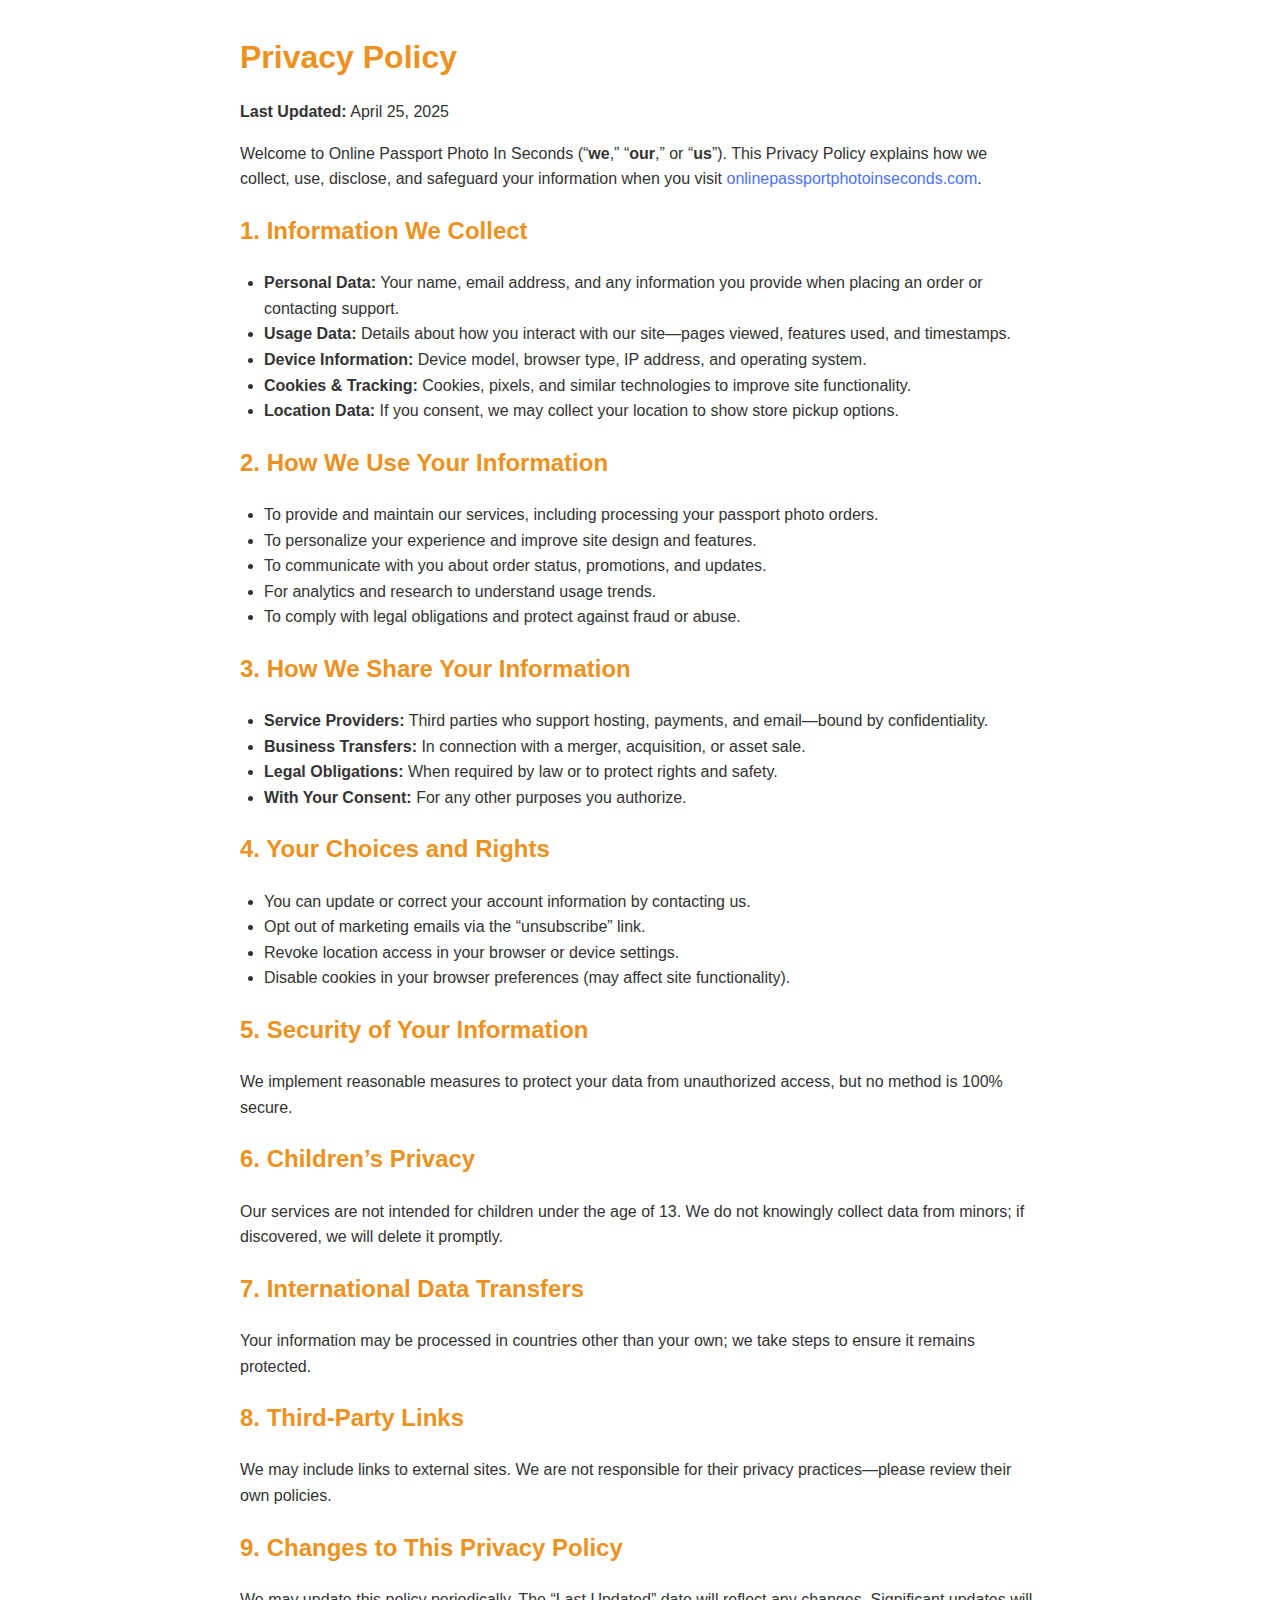
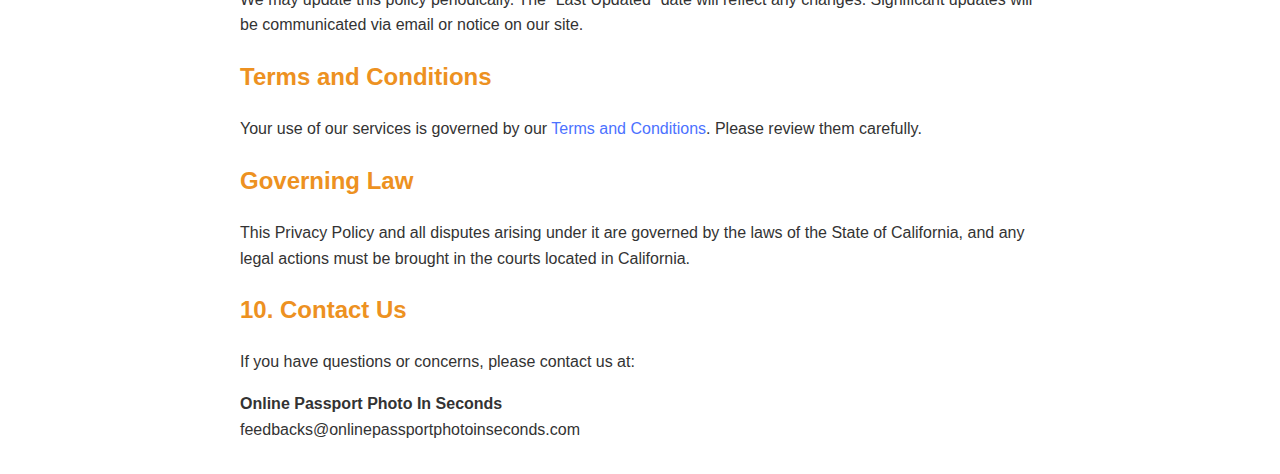
<file: privacy-policy.html>
<!DOCTYPE html>
<html lang="en">
<head>
  <meta charset="UTF-8" />
  <meta name="viewport" content="width=device-width, initial-scale=1.0"/>
  <title>Privacy Policy – OnlinePassportPhotoInSeconds.com</title>
  <style>
    body { font-family: Arial, sans-serif; line-height: 1.6; margin: 0; padding: 0; color: #333; }
    .container { max-width: 800px; margin: 2rem auto; padding: 0 1rem; }
    h1, h2 { color: #ED9121; }
    h1 { margin-bottom: 0.5rem; }
    p, ul { margin-bottom: 1rem; }
    ul { padding-left: 1.5rem; }
    a { color: #4C72FF; text-decoration: none; }
    a:hover { text-decoration: underline; }
  </style>
</head>
<body>
  <div class="container">
    <h1>Privacy Policy</h1>
    <p><strong>Last Updated:</strong> April 25, 2025</p>

    <p>Welcome to Online Passport Photo In Seconds (“<strong>we</strong>,” “<strong>our</strong>,” or “<strong>us</strong>”). This Privacy Policy explains how we collect, use, disclose, and safeguard your information when you visit <a href="https://onlinepassportphotoinseconds.com">onlinepassportphotoinseconds.com</a>.</p>

    <h2>1. Information We Collect</h2>
    <ul>
      <li><strong>Personal Data:</strong> Your name, email address, and any information you provide when placing an order or contacting support.</li>
      <li><strong>Usage Data:</strong> Details about how you interact with our site—pages viewed, features used, and timestamps.</li>
      <li><strong>Device Information:</strong> Device model, browser type, IP address, and operating system.</li>
      <li><strong>Cookies &amp; Tracking:</strong> Cookies, pixels, and similar technologies to improve site functionality.</li>
      <li><strong>Location Data:</strong> If you consent, we may collect your location to show store pickup options.</li>
    </ul>

    <h2>2. How We Use Your Information</h2>
    <ul>
      <li>To provide and maintain our services, including processing your passport photo orders.</li>
      <li>To personalize your experience and improve site design and features.</li>
      <li>To communicate with you about order status, promotions, and updates.</li>
      <li>For analytics and research to understand usage trends.</li>
      <li>To comply with legal obligations and protect against fraud or abuse.</li>
    </ul>

    <h2>3. How We Share Your Information</h2>
    <ul>
      <li><strong>Service Providers:</strong> Third parties who support hosting, payments, and email—bound by confidentiality.</li>
      <li><strong>Business Transfers:</strong> In connection with a merger, acquisition, or asset sale.</li>
      <li><strong>Legal Obligations:</strong> When required by law or to protect rights and safety.</li>
      <li><strong>With Your Consent:</strong> For any other purposes you authorize.</li>
    </ul>

    <h2>4. Your Choices and Rights</h2>
    <ul>
      <li>You can update or correct your account information by contacting us.</li>
      <li>Opt out of marketing emails via the “unsubscribe” link.</li>
      <li>Revoke location access in your browser or device settings.</li>
      <li>Disable cookies in your browser preferences (may affect site functionality).</li>
    </ul>

    <h2>5. Security of Your Information</h2>
    <p>We implement reasonable measures to protect your data from unauthorized access, but no method is 100% secure.</p>

    <h2>6. Children’s Privacy</h2>
    <p>Our services are not intended for children under the age of 13. We do not knowingly collect data from minors; if discovered, we will delete it promptly.</p>

    <h2>7. International Data Transfers</h2>
    <p>Your information may be processed in countries other than your own; we take steps to ensure it remains protected.</p>

    <h2>8. Third-Party Links</h2>
    <p>We may include links to external sites. We are not responsible for their privacy practices—please review their own policies.</p>

    <h2>9. Changes to This Privacy Policy</h2>
    <p>We may update this policy periodically. The “Last Updated” date will reflect any changes. Significant updates will be communicated via email or notice on our site.</p>

    <h2>Terms and Conditions</h2>
    <p>Your use of our services is governed by our <a href="/terms-and-conditions">Terms and Conditions</a>. Please review them carefully.</p>

    <h2>Governing Law</h2>
    <p>This Privacy Policy and all disputes arising under it are governed by the laws of the State of California, and any legal actions must be brought in the courts located in California.</p>


    <h2>10. Contact Us</h2>
    <p>If you have questions or concerns, please contact us at:</p>
    <p><strong>Online Passport Photo In Seconds</strong><br/>
       feedbacks@onlinepassportphotoinseconds.com</p>
  </div>
</body>
</html>
</file>
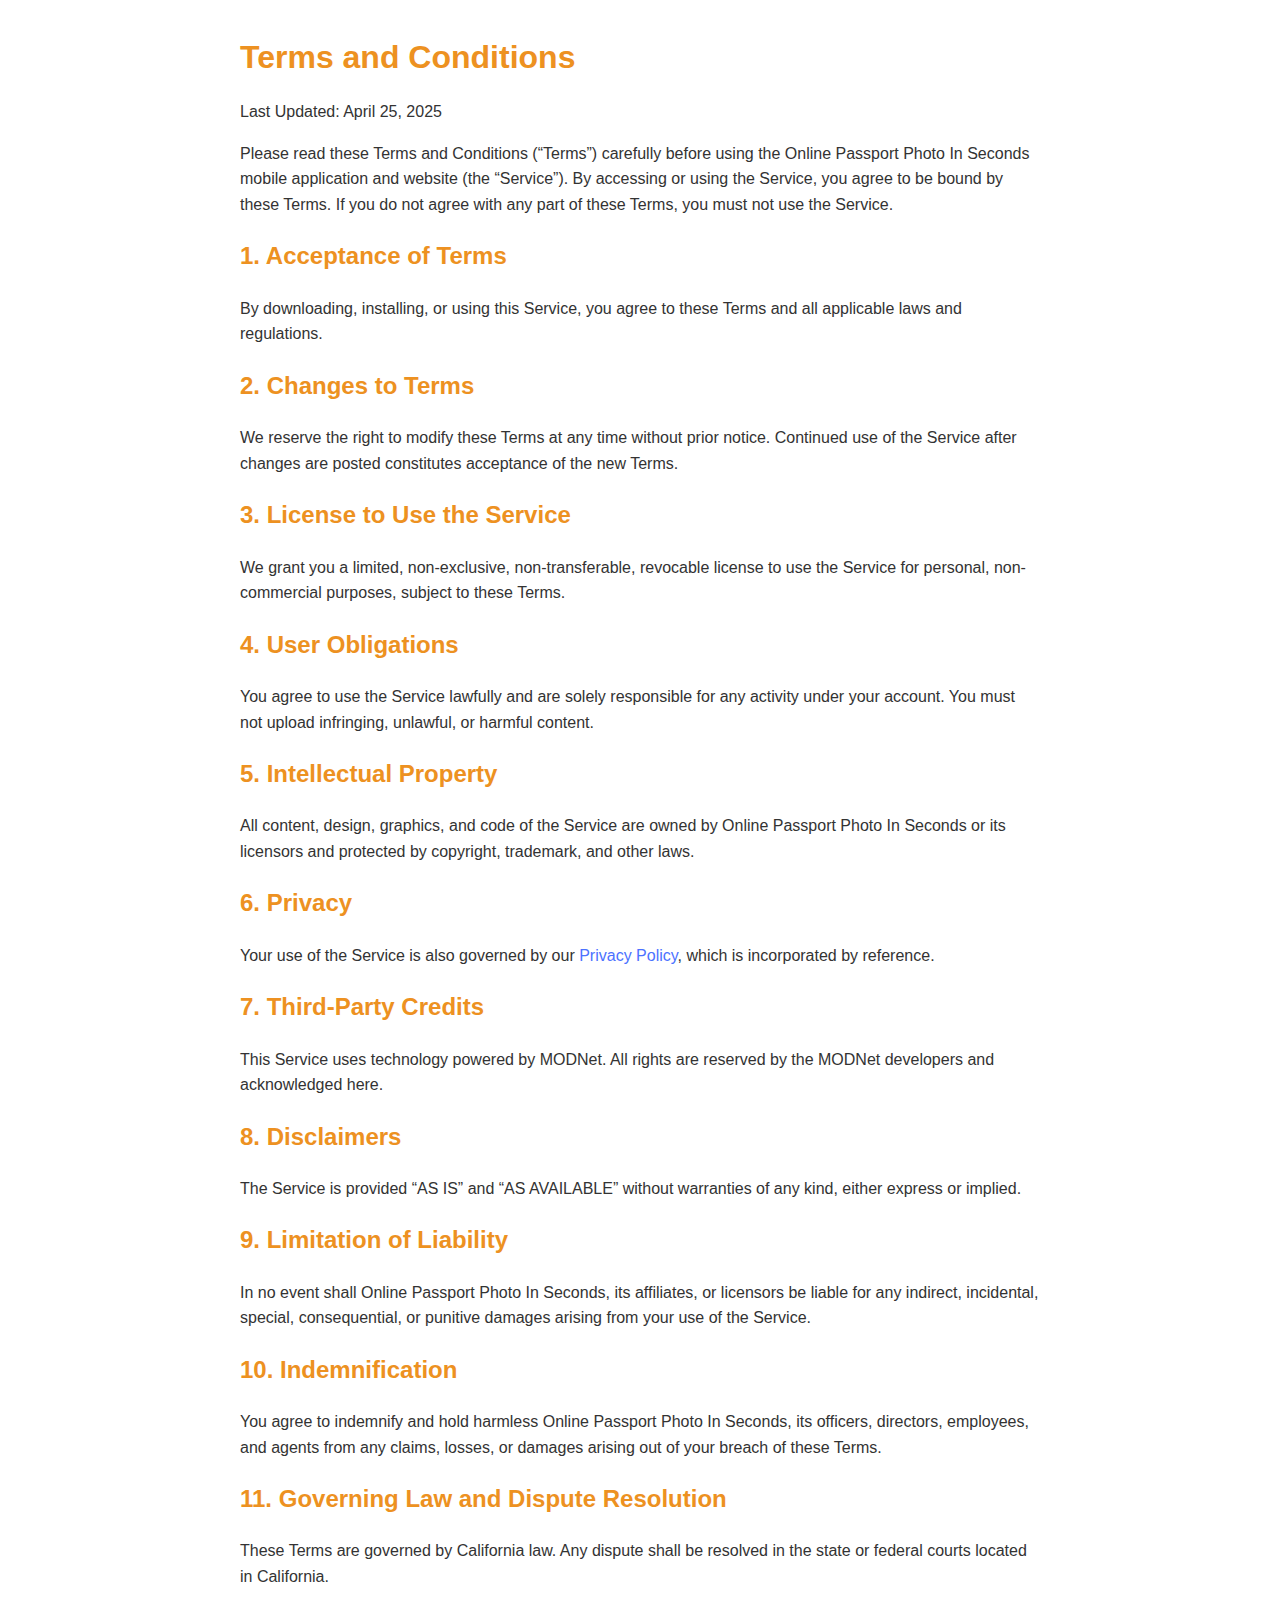
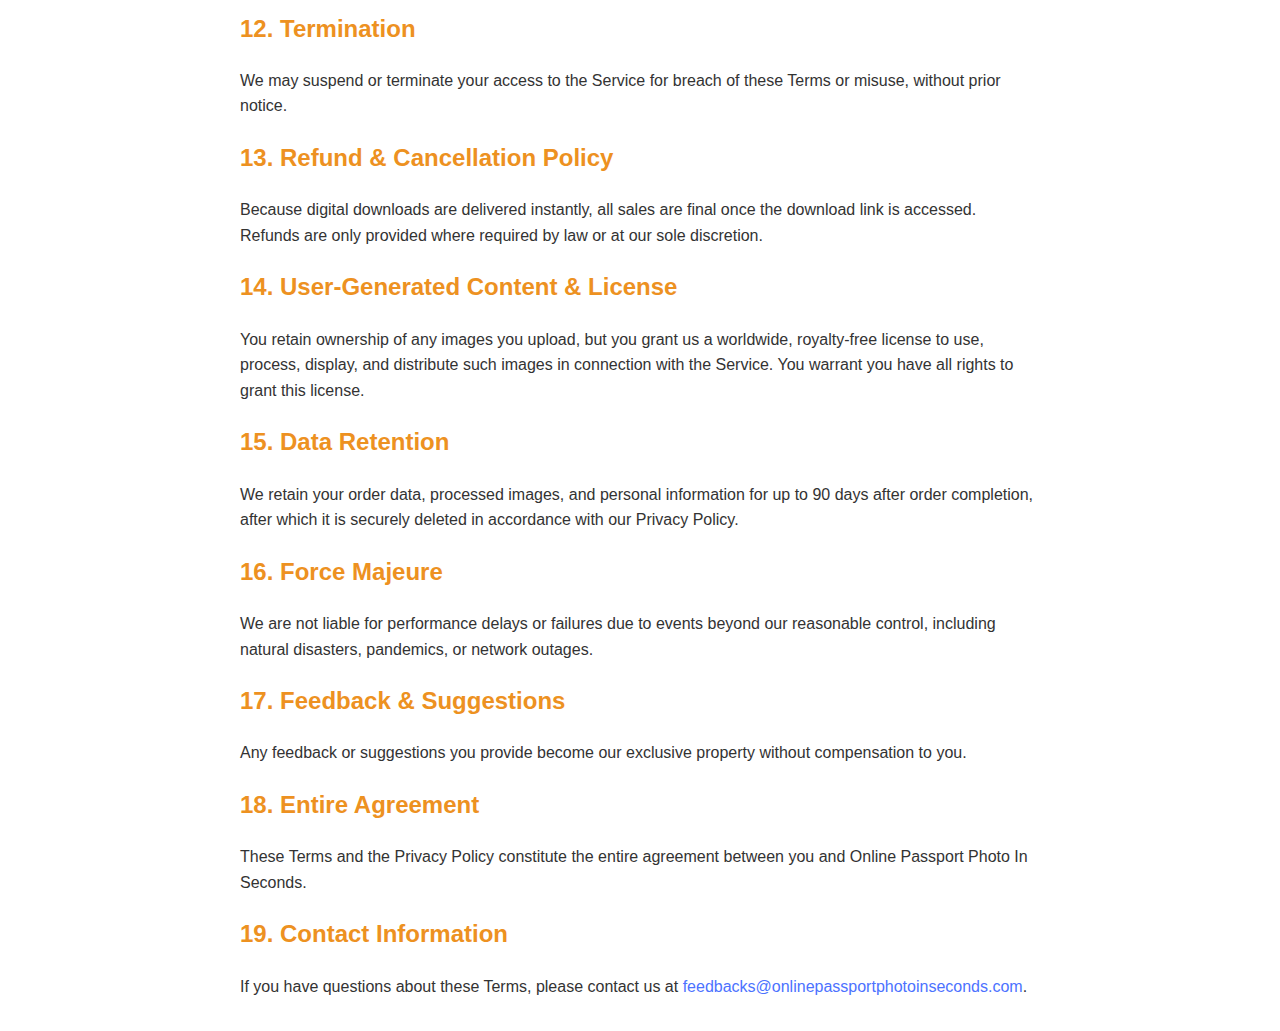
<file: terms-and-conditions.html>
<!DOCTYPE html>
<html lang="en">
<head>
  <meta charset="UTF-8" />
  <meta name="viewport" content="width=device-width, initial-scale=1.0"/>
  <title>Terms and Conditions – OnlinePassportPhotoInSeconds.com</title>
  <style>
    body { font-family: Arial, sans-serif; line-height: 1.6; margin: 0; padding: 0; color: #333; }
    .container { max-width: 800px; margin: 2rem auto; padding: 0 1rem; }
    h1, h2 { color: #ED9121; }
    h1 { margin-bottom: 0.5rem; }
    p, ul { margin-bottom: 1rem; }
    ul { padding-left: 1.5rem; }
    a { color: #4C72FF; text-decoration: none; }
    a:hover { text-decoration: underline; }
    .agree-btn {
      display: inline-block;
      margin-top: 1rem;
      background-color: #ED9121;
      color: white;
      text-decoration: none;
      padding: 0.75rem 1.5rem;
      border-radius: 4px;
    }
  </style>
</head>
<body>
  <div class="container">
    <h1>Terms and Conditions</h1>
    <p>Last Updated: April 25, 2025</p>

    <p>Please read these Terms and Conditions (“Terms”) carefully before using the Online Passport Photo In Seconds mobile application and website (the “Service”). By accessing or using the Service, you agree to be bound by these Terms. If you do not agree with any part of these Terms, you must not use the Service.</p>

    <h2>1. Acceptance of Terms</h2>
    <p>By downloading, installing, or using this Service, you agree to these Terms and all applicable laws and regulations.</p>

    <h2>2. Changes to Terms</h2>
    <p>We reserve the right to modify these Terms at any time without prior notice. Continued use of the Service after changes are posted constitutes acceptance of the new Terms.</p>

    <h2>3. License to Use the Service</h2>
    <p>We grant you a limited, non-exclusive, non-transferable, revocable license to use the Service for personal, non-commercial purposes, subject to these Terms.</p>

    <h2>4. User Obligations</h2>
    <p>You agree to use the Service lawfully and are solely responsible for any activity under your account. You must not upload infringing, unlawful, or harmful content.</p>

    <h2>5. Intellectual Property</h2>
    <p>All content, design, graphics, and code of the Service are owned by Online Passport Photo In Seconds or its licensors and protected by copyright, trademark, and other laws.</p>

    <h2>6. Privacy</h2>
    <p>Your use of the Service is also governed by our <a href="privacy-policy.html">Privacy Policy</a>, which is incorporated by reference.</p>

    <h2>7. Third-Party Credits</h2>
    <p>This Service uses technology powered by MODNet. All rights are reserved by the MODNet developers and acknowledged here.</p>

    <h2>8. Disclaimers</h2>
    <p>The Service is provided “AS IS” and “AS AVAILABLE” without warranties of any kind, either express or implied.</p>

    <h2>9. Limitation of Liability</h2>
    <p>In no event shall Online Passport Photo In Seconds, its affiliates, or licensors be liable for any indirect, incidental, special, consequential, or punitive damages arising from your use of the Service.</p>

    <h2>10. Indemnification</h2>
    <p>You agree to indemnify and hold harmless Online Passport Photo In Seconds, its officers, directors, employees, and agents from any claims, losses, or damages arising out of your breach of these Terms.</p>

    <h2>11. Governing Law and Dispute Resolution</h2>
    <p>These Terms are governed by California law. Any dispute shall be resolved in the state or federal courts located in California.</p>

    <h2>12. Termination</h2>
    <p>We may suspend or terminate your access to the Service for breach of these Terms or misuse, without prior notice.</p>

    <h2>13. Refund &amp; Cancellation Policy</h2>
    <p>Because digital downloads are delivered instantly, all sales are final once the download link is accessed. Refunds are only provided where required by law or at our sole discretion.</p>

    <h2>14. User-Generated Content &amp; License</h2>
    <p>You retain ownership of any images you upload, but you grant us a worldwide, royalty-free license to use, process, display, and distribute such images in connection with the Service. You warrant you have all rights to grant this license.</p>

    <h2>15. Data Retention</h2>
    <p>We retain your order data, processed images, and personal information for up to 90 days after order completion, after which it is securely deleted in accordance with our Privacy Policy.</p>

    <h2>16. Force Majeure</h2>
    <p>We are not liable for performance delays or failures due to events beyond our reasonable control, including natural disasters, pandemics, or network outages.</p>

    <h2>17. Feedback &amp; Suggestions</h2>
    <p>Any feedback or suggestions you provide become our exclusive property without compensation to you.</p>

    <h2>18. Entire Agreement</h2>
    <p>These Terms and the Privacy Policy constitute the entire agreement between you and Online Passport Photo In Seconds.</p>

    <h2>19. Contact Information</h2>
    <p>If you have questions about these Terms, please contact us at <a href="mailto:feedbacks@onlinepassportphotoinseconds.com">feedbacks@onlinepassportphotoinseconds.com</a>.</p>
  </div>
</body>
</html>
</file>
